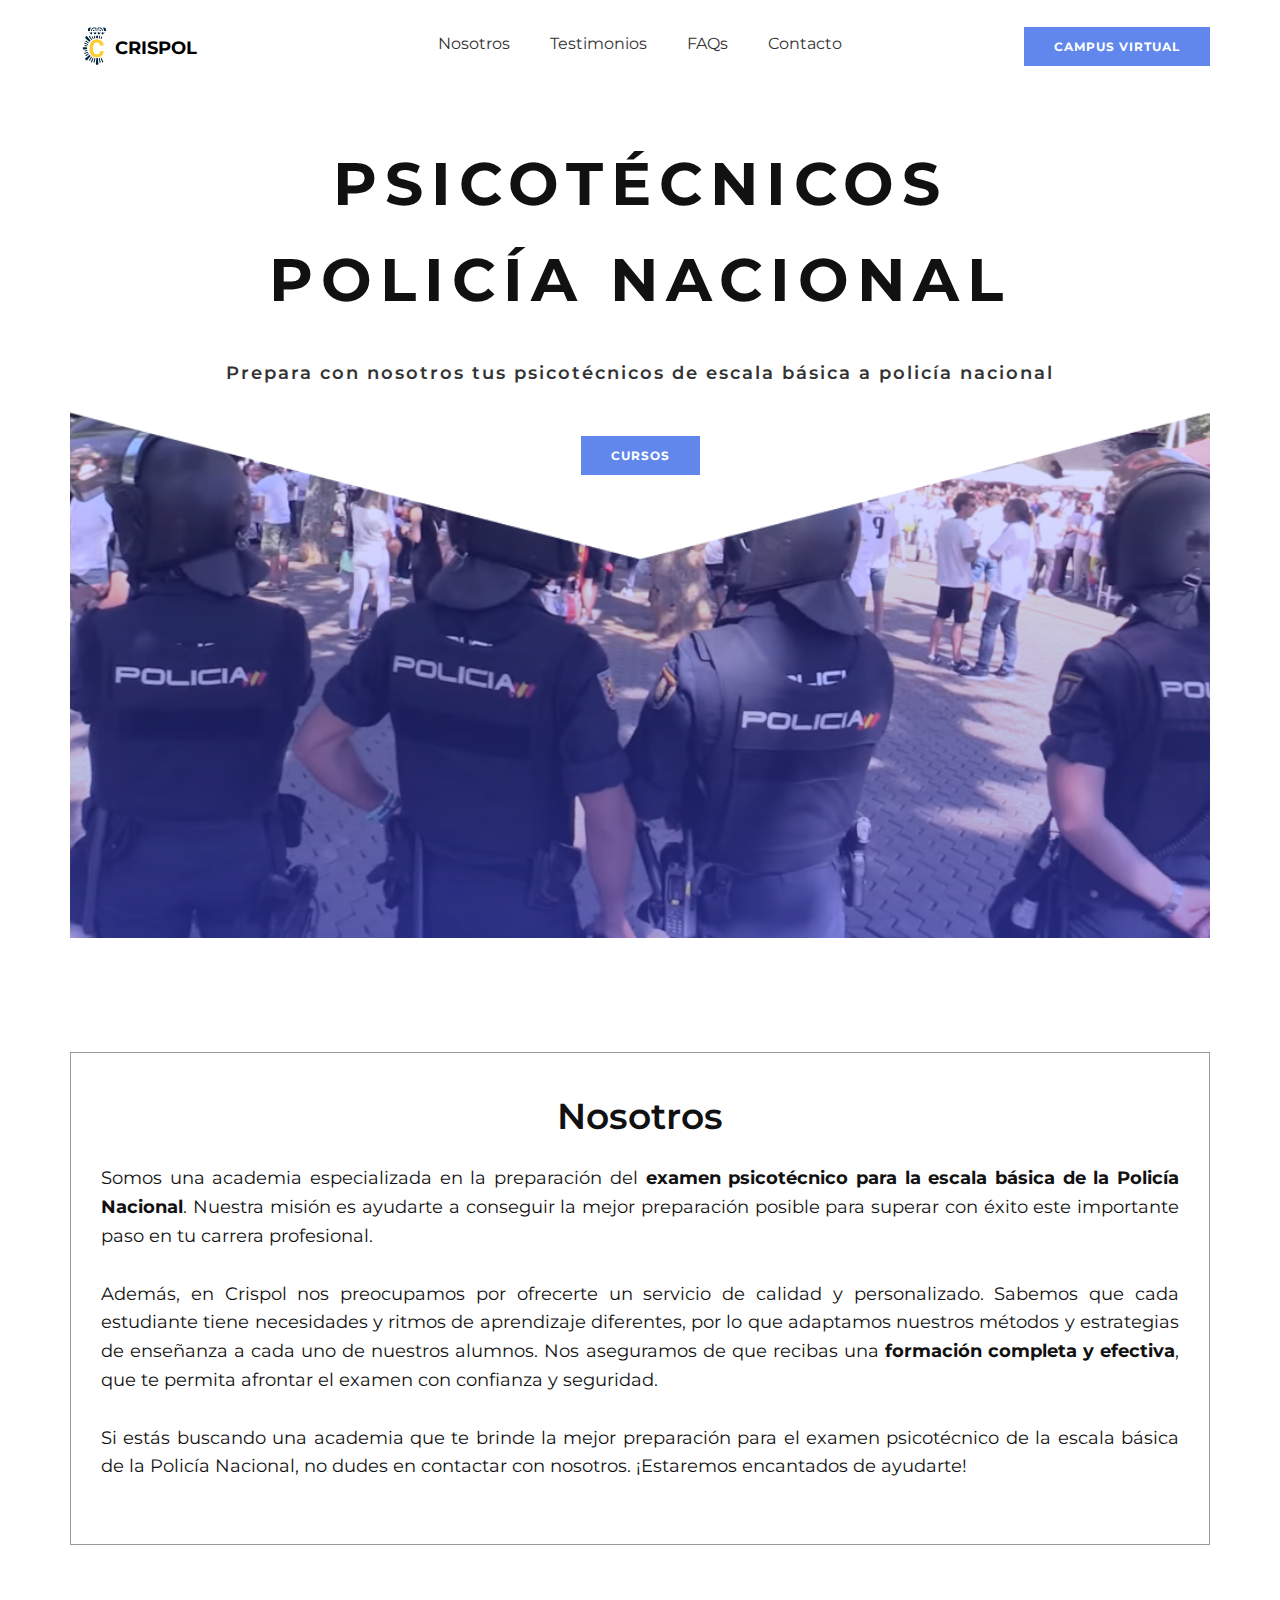
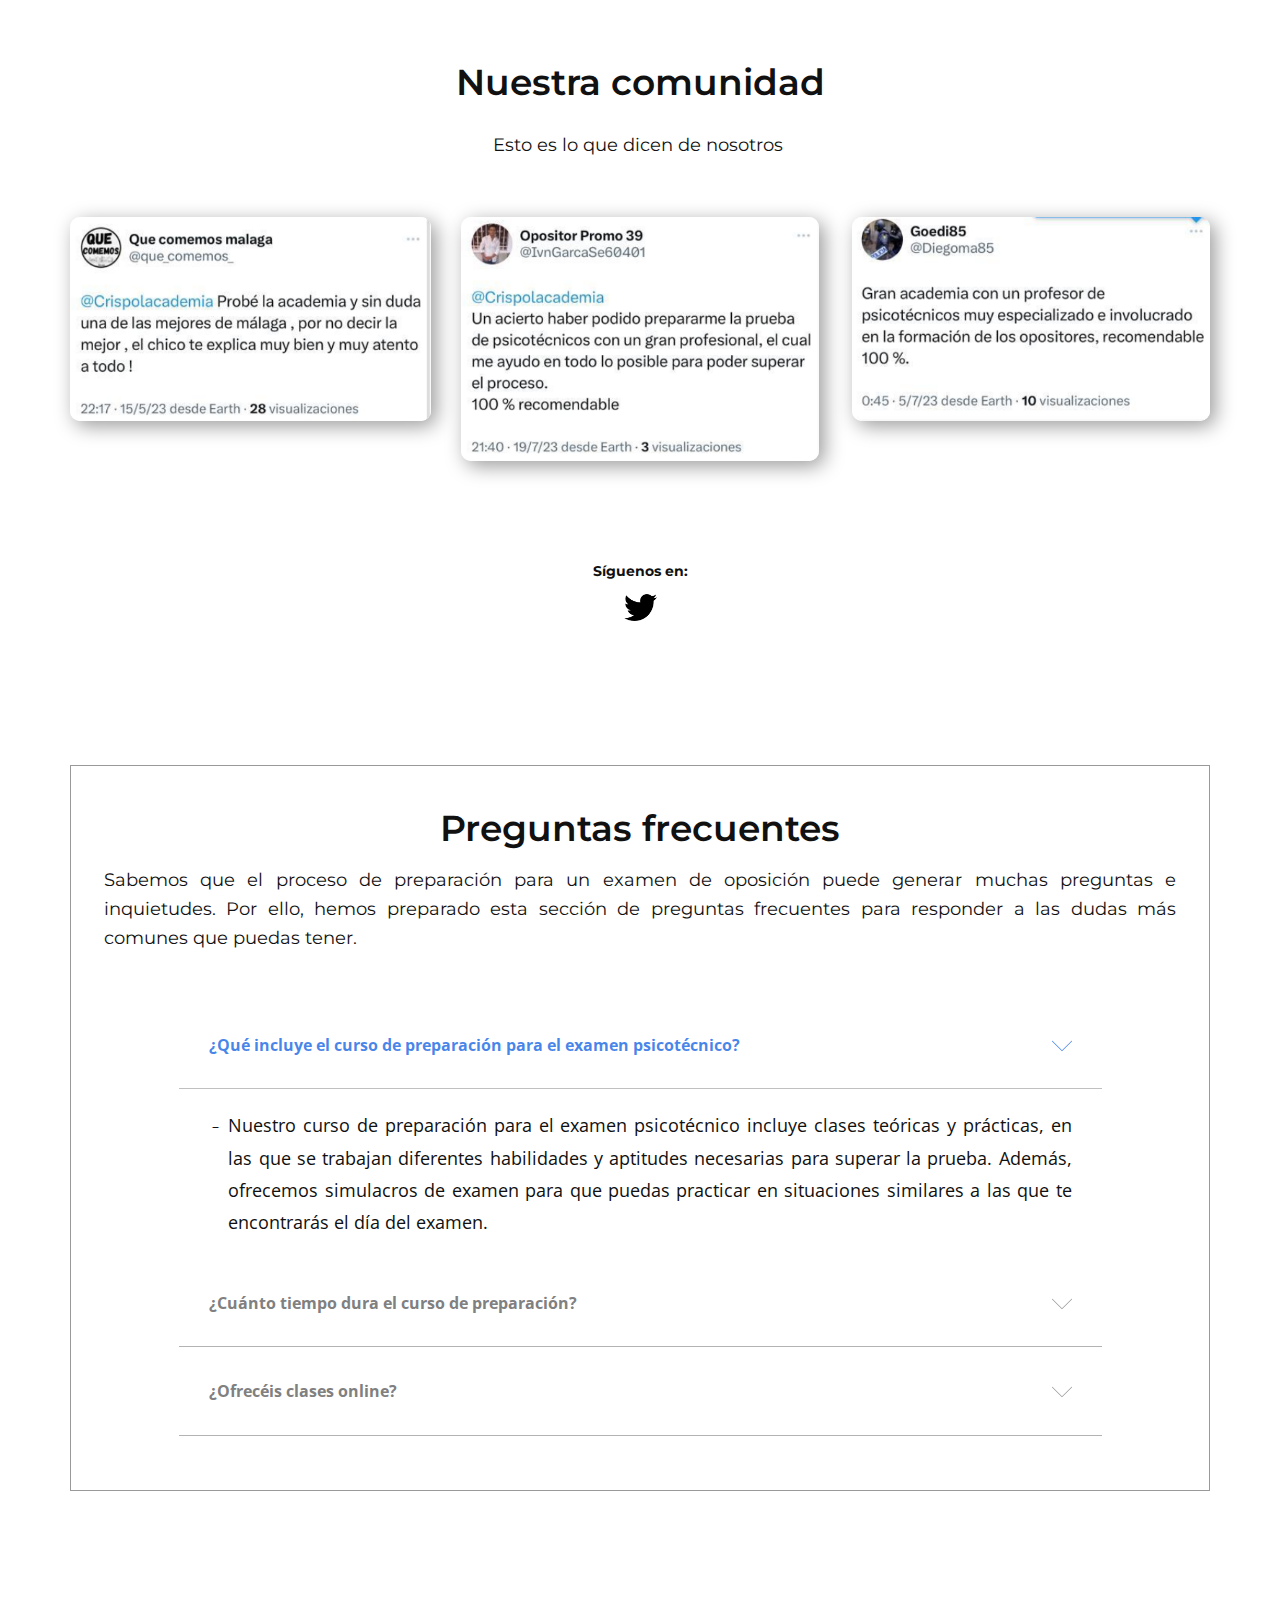
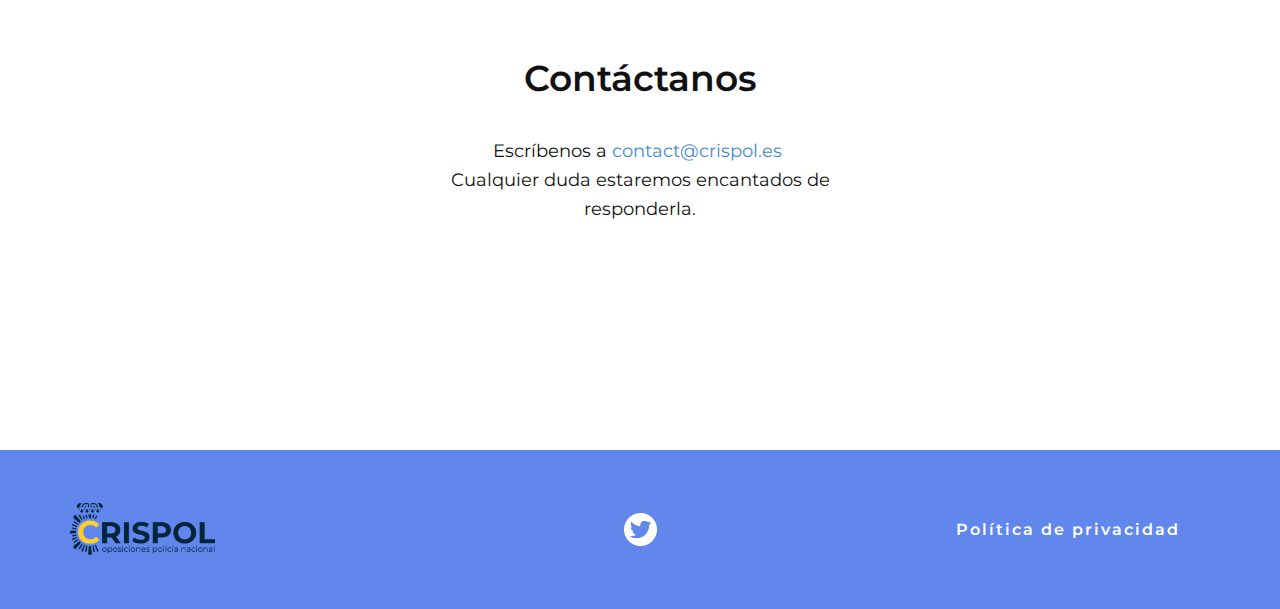
<file: index.html>
<!DOCTYPE html>
<html style="font-size: 16px;" lang="es"><head>
    <meta name="viewport" content="width=device-width, initial-scale=1.0">
    <meta charset="utf-8">
    <meta name="keywords" content="Oposiciones, policía nacional, psicotécnicos">
    <meta name="description" content="Especializados en el exámen de psicotécnicos">
    <title>Academia de oposiciones a policía nacional</title>
    <link rel="stylesheet" href="nicepage.css" media="screen">
<link rel="stylesheet" href="Home.css" media="screen">
    <script class="u-script" type="text/javascript" src="jquery.js" defer=""></script>
    <script class="u-script" type="text/javascript" src="nicepage.js" defer=""></script>
    <meta name="generator" content="Nicepage 5.9.6, nicepage.com">
    <meta property="og:title" content="Oposiciones policía nacional">
    <meta property="og:description" content="Prepara tus psicoténicos a policía nacional">
    <meta property="og:image" content="images/text16098-27-2.png">
    <meta property="og:url" content="crispol.es">
    <link rel="icon" href="images/favicon.png">
    <link id="u-theme-google-font" rel="stylesheet" href="https://fonts.googleapis.com/css?family=Roboto:100,100i,300,300i,400,400i,500,500i,700,700i,900,900i|Open+Sans:300,300i,400,400i,500,500i,600,600i,700,700i,800,800i">
    <link id="u-page-google-font" rel="stylesheet" href="https://fonts.googleapis.com/css?family=Montserrat:100,100i,200,200i,300,300i,400,400i,500,500i,600,600i,700,700i,800,800i,900,900i">






    <script type="application/ld+json">{
		"@context": "http://schema.org",
		"@type": "Organization",
		"name": "Crispol",
		"logo": "images/favHD.png"
}</script>
    <meta name="theme-color" content="#478ac9">
    <meta property="og:type" content="website">
  <meta data-intl-tel-input-cdn-path="intlTelInput/"></head>
  <body data-home-page="Home.html" data-home-page-title="Home" class="u-body u-xl-mode" data-lang="es"><header class="u-clearfix u-header u-header" id="sec-d82e"><div class="u-clearfix u-sheet u-sheet-1">
        <a href="Home.html" class="u-image u-logo u-image-1" data-image-width="800" data-image-height="826" title="Home">
          <img src="images/favHD.png" class="u-logo-image u-logo-image-1">
        </a>
        <nav class="u-menu u-menu-one-level u-offcanvas u-menu-1">
          <div class="menu-collapse u-custom-font u-font-montserrat" style="font-size: 1rem; letter-spacing: 0px; font-weight: 700;">
            <a class="u-button-style u-custom-active-border-color u-custom-border u-custom-border-color u-custom-borders u-custom-hover-border-color u-custom-left-right-menu-spacing u-custom-padding-bottom u-custom-text-active-color u-custom-text-color u-custom-text-hover-color u-custom-text-shadow u-custom-top-bottom-menu-spacing u-nav-link u-text-active-palette-1-base u-text-hover-palette-2-base" href="#">
              <svg class="u-svg-link" viewBox="0 0 24 24"><use xmlns:xlink="http://www.w3.org/1999/xlink" xlink:href="#menu-hamburger"></use></svg>
              <svg class="u-svg-content" version="1.1" id="menu-hamburger" viewBox="0 0 16 16" x="0px" y="0px" xmlns:xlink="http://www.w3.org/1999/xlink" xmlns="http://www.w3.org/2000/svg"><g><rect y="1" width="16" height="2"></rect><rect y="7" width="16" height="2"></rect><rect y="13" width="16" height="2"></rect>
</g></svg>
            </a>
          </div>
          <div class="u-custom-menu u-nav-container">
            <ul class="u-custom-font u-font-montserrat u-nav u-spacing-20 u-unstyled u-nav-1"><li class="u-nav-item"><a class="u-border-active-palette-1-base u-border-hover-palette-1-base u-button-style u-nav-link u-text-active-grey-80 u-text-grey-80 u-text-hover-custom-color-1" href="Home.html#nosotros" style="padding: 10px;">Nosotros</a>
</li><li class="u-nav-item"><a class="u-border-active-palette-1-base u-border-hover-palette-1-base u-button-style u-nav-link u-text-active-grey-80 u-text-grey-80 u-text-hover-custom-color-1" href="Home.html#sec-def8" style="padding: 10px;">Testimonios</a>
</li><li class="u-nav-item"><a class="u-border-active-palette-1-base u-border-hover-palette-1-base u-button-style u-nav-link u-text-active-grey-80 u-text-grey-80 u-text-hover-custom-color-1" href="Home.html#sec-085f" style="padding: 10px;">FAQs</a>
</li><li class="u-nav-item"><a class="u-border-active-palette-1-base u-border-hover-palette-1-base u-button-style u-nav-link u-text-active-grey-80 u-text-grey-80 u-text-hover-custom-color-1" href="Home.html#sec-92ee" style="padding: 10px;">Contacto</a>
</li></ul>
          </div>
          <div class="u-custom-menu u-nav-container-collapse">
            <div class="u-black u-container-style u-inner-container-layout u-opacity u-opacity-95 u-sidenav">
              <div class="u-inner-container-layout u-sidenav-overflow">
                <div class="u-menu-close"></div>
                <ul class="u-align-center u-nav u-popupmenu-items u-unstyled u-nav-2"><li class="u-nav-item"><a class="u-button-style u-nav-link" href="Home.html#nosotros">Nosotros</a>
</li><li class="u-nav-item"><a class="u-button-style u-nav-link" href="Home.html#sec-def8">Testimonios</a>
</li><li class="u-nav-item"><a class="u-button-style u-nav-link" href="Home.html#sec-085f">FAQs</a>
</li><li class="u-nav-item"><a class="u-button-style u-nav-link" href="Home.html#sec-92ee">Contacto</a>
</li></ul>
                <a href="https://campuscrispol.es/" class="u-btn u-button-style u-custom-color-1 u-custom-font u-font-montserrat u-hover-feature u-hover-white u-btn-1">acceso al campus</a>
              </div>
            </div>
            <div class="u-black u-menu-overlay u-opacity u-opacity-70"></div>
          </div>
        </nav>
        <p class="u-custom-font u-font-montserrat u-text u-text-default u-text-1">
          <a class="u-active-none u-border-none u-btn u-button-link u-button-style u-hover-none u-none u-text-black u-btn-2" href="Home.html">
            <span style="font-weight: 700;">CRISPOL</span>
          </a>
        </p>
        <a href="https://campuscrispol.es/" class="u-btn u-button-style u-custom-color-2 u-custom-font u-font-montserrat u-hidden-md u-hidden-sm u-hidden-xs u-hover-feature u-hover-white u-btn-3">campus virtual</a>
      </div></header>
    <section class="u-clearfix u-section-1" id="sec-4063">
      <div class="u-clearfix u-sheet u-sheet-1" data-image-width="1000" data-image-height="327">
        <p class="u-align-center u-custom-font u-font-montserrat u-text u-text-1"><b>PSICOTÉCNICOS POLICÍA NACIONAL</b>
        </p>
        <p class="u-align-center-md u-align-center-sm u-align-center-xs u-custom-font u-font-montserrat u-text u-text-default u-text-grey-80 u-text-2">Prepara con nosotros tus psicotécnicos de escala básica a policía nacional</p>
        <img class="u-expanded-width u-image u-image-1" src="images/image12.png" data-image-width="1000" data-image-height="457">
        <a href="Home.html#sec-3ff9" class="u-btn u-button-style u-custom-color-2 u-custom-font u-font-montserrat u-hover-feature u-hover-white u-btn-1">cursos</a>
      </div>

    </section>
    <section class="u-clearfix u-white u-section-2" id="nosotros">
      <div class="u-clearfix u-sheet u-sheet-1">
        <div class="u-border-1 u-border-grey-40 u-container-style u-expanded-width u-group u-shape-rectangle u-group-1">
          <div class="u-container-layout u-container-layout-1">
            <h2 class="u-custom-font u-font-montserrat u-text u-text-default u-text-1">Nosotros</h2>
            <p class="u-align-justify u-custom-font u-font-montserrat u-text u-text-2">Somos una academia especializada en la preparación del <span style="font-weight: 700;">examen psicotécnico para la escala básica de la Policía Nacional</span>. Nuestra misión es ayudarte a conseguir la mejor preparación posible para superar con éxito este importante paso en tu carrera profesional.<br>
              <br>Además, en Crispol nos preocupamos por ofrecerte un servicio de calidad y personalizado. Sabemos que cada estudiante tiene necesidades y ritmos de aprendizaje diferentes, por lo que adaptamos nuestros métodos y estrategias de enseñanza a cada uno de nuestros alumnos. Nos aseguramos de que recibas una <span style="font-weight: 700;">formación completa y efectiva</span>, que te permita afrontar el examen con confianza y seguridad.&nbsp;<br>
              <br>Si estás buscando una academia que te brinde la mejor preparación para el examen psicotécnico de la escala básica de la Policía Nacional, no dudes en contactar con nosotros. ¡Estaremos encantados de ayudarte!
            </p>
          </div>
        </div>
      </div>
    </section>
    <section class="u-clearfix u-section-3" id="sec-def8">
      <div class="u-clearfix u-sheet u-valign-middle-xs u-sheet-1">
        <h2 class="u-custom-font u-font-montserrat u-text u-text-default u-text-1">Nuestra comunidad</h2>
        <p class="u-custom-font u-font-montserrat u-text u-text-default u-text-2">Esto es lo que dicen de nosotros&nbsp;</p>
        <img class="u-image u-image-round u-radius-10 u-image-1" src="images/resea1.png" alt="" data-image-width="500" data-image-height="282">
        <img class="u-image u-image-round u-radius-10 u-image-2" src="images/resea2.png" alt="" data-image-width="497" data-image-height="342">
        <img class="u-image u-image-round u-radius-10 u-image-3" src="images/resea3.png" alt="" data-image-width="500" data-image-height="284">
        <p class="u-custom-font u-font-montserrat u-text u-text-default u-text-3">Síguenos en: <span style="font-weight: 700;"></span>
        </p><span class="u-file-icon u-hover-feature u-icon u-icon-1" data-href="https://twitter.com/Crispolacademia"><img src="images/733635.png" alt=""></span>
      </div>

    </section>
    <section class="u-clearfix u-section-4" id="sec-085f">
      <div class="u-clearfix u-sheet u-valign-middle-lg u-valign-middle-md u-valign-middle-sm u-valign-middle-xl u-sheet-1">
        <div class="u-border-1 u-border-grey-40 u-container-style u-expanded-width u-group u-shape-rectangle u-group-1">
          <div class="u-container-layout u-container-layout-1">
            <h2 class="u-align-center-xs u-custom-font u-font-montserrat u-text u-text-default-lg u-text-default-md u-text-default-sm u-text-default-xl u-text-1">Preguntas frecuentes</h2>
            <p class="u-align-justify u-custom-font u-font-montserrat u-text u-text-2"> Sabemos que el proceso de preparación para un examen de oposición puede generar muchas preguntas e inquietudes. Por ello, hemos preparado esta sección de preguntas frecuentes para responder a las dudas más comunes que puedas tener.</p>
            <div class="u-accordion u-spacing-2 u-accordion-1">
              <div class="u-accordion-item">
                <a class="active u-accordion-link u-border-1 u-border-active-grey-25 u-border-grey-30 u-border-hover-grey-30 u-border-no-left u-border-no-right u-border-no-top u-button-style u-text-active-custom-color-1 u-text-grey-50 u-text-hover-black u-accordion-link-1" id="link-accordion-7c0e" aria-controls="accordion-7c0e" aria-selected="true">
                  <span class="u-accordion-link-text"> ¿Qué incluye el curso de preparación para el examen psicotécnico?</span><span class="u-accordion-link-icon u-icon u-text-active-custom-color-1 u-text-grey-40 u-icon-1"><svg class="u-svg-link" preserveAspectRatio="xMidYMin slice" viewBox="0 0 512 512" style=""><use xmlns:xlink="http://www.w3.org/1999/xlink" xlink:href="#svg-efea"></use></svg><svg xmlns="http://www.w3.org/2000/svg" xmlns:xlink="http://www.w3.org/1999/xlink" version="1.1" xml:space="preserve" class="u-svg-content" viewBox="0 0 512 512" x="0px" y="0px" id="svg-efea" style="enable-background:new 0 0 512 512;"><g><g><path d="M509.121,125.966c-3.838-3.838-10.055-3.838-13.893,0L256.005,365.194L16.771,125.966c-3.838-3.838-10.055-3.838-13.893,0    c-3.838,3.838-3.838,10.055,0,13.893l246.18,246.175c1.842,1.842,4.337,2.878,6.947,2.878c2.61,0,5.104-1.036,6.946-2.878    l246.17-246.175C512.959,136.021,512.959,129.804,509.121,125.966z"></path>
</g>
</g></svg></span>
                </a>
                <div class="u-accordion-active u-accordion-pane u-align-justify u-container-style u-accordion-pane-1" id="accordion-7c0e" aria-labelledby="link-accordion-7c0e">
                  <div class="u-container-layout u-valign-top u-container-layout-2">
                    <ul class="u-custom-list u-text u-text-3">
                      <li>
                        <div class="u-list-icon">
                          <div xmlns="http://www.w3.org/2000/svg" xmlns:xlink="http://www.w3.org/1999/xlink" version="1.1" xml:space="preserve" class="u-svg-content">–</div>
                        </div>Nuestro curso de preparación para el examen psicotécnico incluye clases teóricas y prácticas, en las que se trabajan diferentes habilidades y aptitudes necesarias para superar la prueba. Además, ofrecemos simulacros de examen para que puedas practicar en situaciones similares a las que te encontrarás el día del examen.<br>
                      </li>
                    </ul>
                  </div>
                </div>
              </div>
              <div class="u-accordion-item">
                <a class="u-accordion-link u-border-1 u-border-active-grey-25 u-border-grey-30 u-border-hover-grey-30 u-border-no-left u-border-no-right u-border-no-top u-button-style u-text-active-custom-color-1 u-text-grey-50 u-text-hover-black u-accordion-link-2" id="link-accordion-05cb" aria-controls="accordion-05cb" aria-selected="false">
                  <span class="u-accordion-link-text"> ¿Cuánto tiempo dura el curso de preparación?<br>
                  </span><span class="u-accordion-link-icon u-icon u-text-active-custom-color-1 u-text-grey-40 u-icon-2"><svg class="u-svg-link" preserveAspectRatio="xMidYMin slice" viewBox="0 0 512 512" style=""><use xmlns:xlink="http://www.w3.org/1999/xlink" xlink:href="#svg-6ce4"></use></svg><svg xmlns="http://www.w3.org/2000/svg" xmlns:xlink="http://www.w3.org/1999/xlink" version="1.1" xml:space="preserve" class="u-svg-content" viewBox="0 0 512 512" x="0px" y="0px" id="svg-6ce4" style="enable-background:new 0 0 512 512;"><g><g><path d="M509.121,125.966c-3.838-3.838-10.055-3.838-13.893,0L256.005,365.194L16.771,125.966c-3.838-3.838-10.055-3.838-13.893,0    c-3.838,3.838-3.838,10.055,0,13.893l246.18,246.175c1.842,1.842,4.337,2.878,6.947,2.878c2.61,0,5.104-1.036,6.946-2.878    l246.17-246.175C512.959,136.021,512.959,129.804,509.121,125.966z"></path>
</g>
</g></svg></span>
                </a>
                <div class="u-accordion-pane u-align-justify u-container-style u-accordion-pane-2" id="accordion-05cb" aria-labelledby="link-accordion-05cb">
                  <div class="u-container-layout u-container-layout-3">
                    <ul class="u-custom-list u-text u-text-4">
                      <li>
                        <div class="u-list-icon">
                          <div xmlns="http://www.w3.org/2000/svg" xmlns:xlink="http://www.w3.org/1999/xlink" version="1.1" xml:space="preserve" class="u-svg-content">–</div>
                        </div> El tiempo de duración del curso de preparación puede variar en función del ritmo y las necesidades de cada alumno. En Crispol, nos adaptamos a cada estudiante y trabajamos con un plan de estudios personalizado para asegurarnos de que reciba la formación necesaria para afrontar el examen con éxito.
                      </li>
                    </ul>
                  </div>
                </div>
              </div>
              <div class="u-accordion-item">
                <a class="u-accordion-link u-border-1 u-border-active-grey-25 u-border-grey-30 u-border-hover-grey-30 u-border-no-left u-border-no-right u-border-no-top u-button-style u-text-active-custom-color-1 u-text-grey-50 u-text-hover-black u-accordion-link-3" id="link-accordion-a6bb" aria-controls="accordion-a6bb" aria-selected="false">
                  <span class="u-accordion-link-text"> ¿Ofrecéis clases online?</span><span class="u-accordion-link-icon u-icon u-text-active-custom-color-1 u-text-grey-40 u-icon-3"><svg class="u-svg-link" preserveAspectRatio="xMidYMin slice" viewBox="0 0 512 512" style=""><use xmlns:xlink="http://www.w3.org/1999/xlink" xlink:href="#svg-4429"></use></svg><svg xmlns="http://www.w3.org/2000/svg" xmlns:xlink="http://www.w3.org/1999/xlink" version="1.1" xml:space="preserve" class="u-svg-content" viewBox="0 0 512 512" x="0px" y="0px" id="svg-4429" style="enable-background:new 0 0 512 512;"><g><g><path d="M509.121,125.966c-3.838-3.838-10.055-3.838-13.893,0L256.005,365.194L16.771,125.966c-3.838-3.838-10.055-3.838-13.893,0    c-3.838,3.838-3.838,10.055,0,13.893l246.18,246.175c1.842,1.842,4.337,2.878,6.947,2.878c2.61,0,5.104-1.036,6.946-2.878    l246.17-246.175C512.959,136.021,512.959,129.804,509.121,125.966z"></path>
</g>
</g></svg></span>
                </a>
                <div class="u-accordion-pane u-align-justify u-container-style u-accordion-pane-3" id="accordion-a6bb" aria-labelledby="link-accordion-a6bb">
                  <div class="u-container-layout u-container-layout-4">
                    <ul class="u-custom-list u-text u-text-5">
                      <li>
                        <div class="u-list-icon">
                          <div xmlns="http://www.w3.org/2000/svg" xmlns:xlink="http://www.w3.org/1999/xlink" version="1.1" xml:space="preserve" class="u-svg-content">–</div>
                        </div> Sí, ofrecemos clases online para aquellos estudiantes que prefieren la comodidad de estudiar desde casa. Nuestras clases online están diseñadas para ofrecer una experiencia de aprendizaje igual de efectiva que las clases presenciales. Además, también ofrecemos tutorías y soporte online para resolver dudas y ofrecer seguimiento personalizado.
                      </li>
                    </ul>
                  </div>
                </div>
              </div>
            </div>
          </div>
        </div>
      </div>
    </section>
    <section class="u-align-center u-clearfix u-section-5" id="sec-92ee">
      <div class="u-clearfix u-sheet u-sheet-1">
        <h2 class="u-align-left u-custom-font u-font-montserrat u-text u-text-default u-text-1">Contáctanos</h2>
        <p class="u-align-center u-custom-font u-font-montserrat u-text u-text-2">Escríbenos a&nbsp;<a href="https://email.ionos.es/appsuite/?tl=y#" role="button" class="halo-link person-link person-to u-active-none u-border-none u-btn u-button-style u-hover-none u-none u-text-palette-1-base u-btn-1" title="contact@crispol.es">contact@crispol.es</a>&nbsp;<br>Cualquier duda estaremos encantados de responderla.
        </p>
      </div>
    </section>


    <footer class="u-align-center u-clearfix u-custom-color-2 u-footer u-footer" id="sec-faa3"><div class="u-clearfix u-sheet u-sheet-1"><span class="u-file-icon u-hover-feature u-icon u-text-white u-icon-1" data-href="https://twitter.com/Crispolacademia"><img src="images/3669691-30ecee14.png" alt=""></span>
        <a href="Home.html" class="u-image u-logo u-image-1" data-image-width="900" data-image-height="323" title="Home">
          <img src="images/text16098-27-2.png?rand=4174" class="u-logo-image u-logo-image-1">
        </a>
        <p class="u-custom-font u-font-montserrat u-text u-text-default u-text-grey-80 u-text-1">
          <a class="u-active-none u-border-none u-btn u-button-link u-button-style u-hover-none u-none u-text-white u-btn-1" href="Política-de-privacidad.html">Política de privacidad</a>
        </p>
      </div></footer>
    

</body></html>
</file>
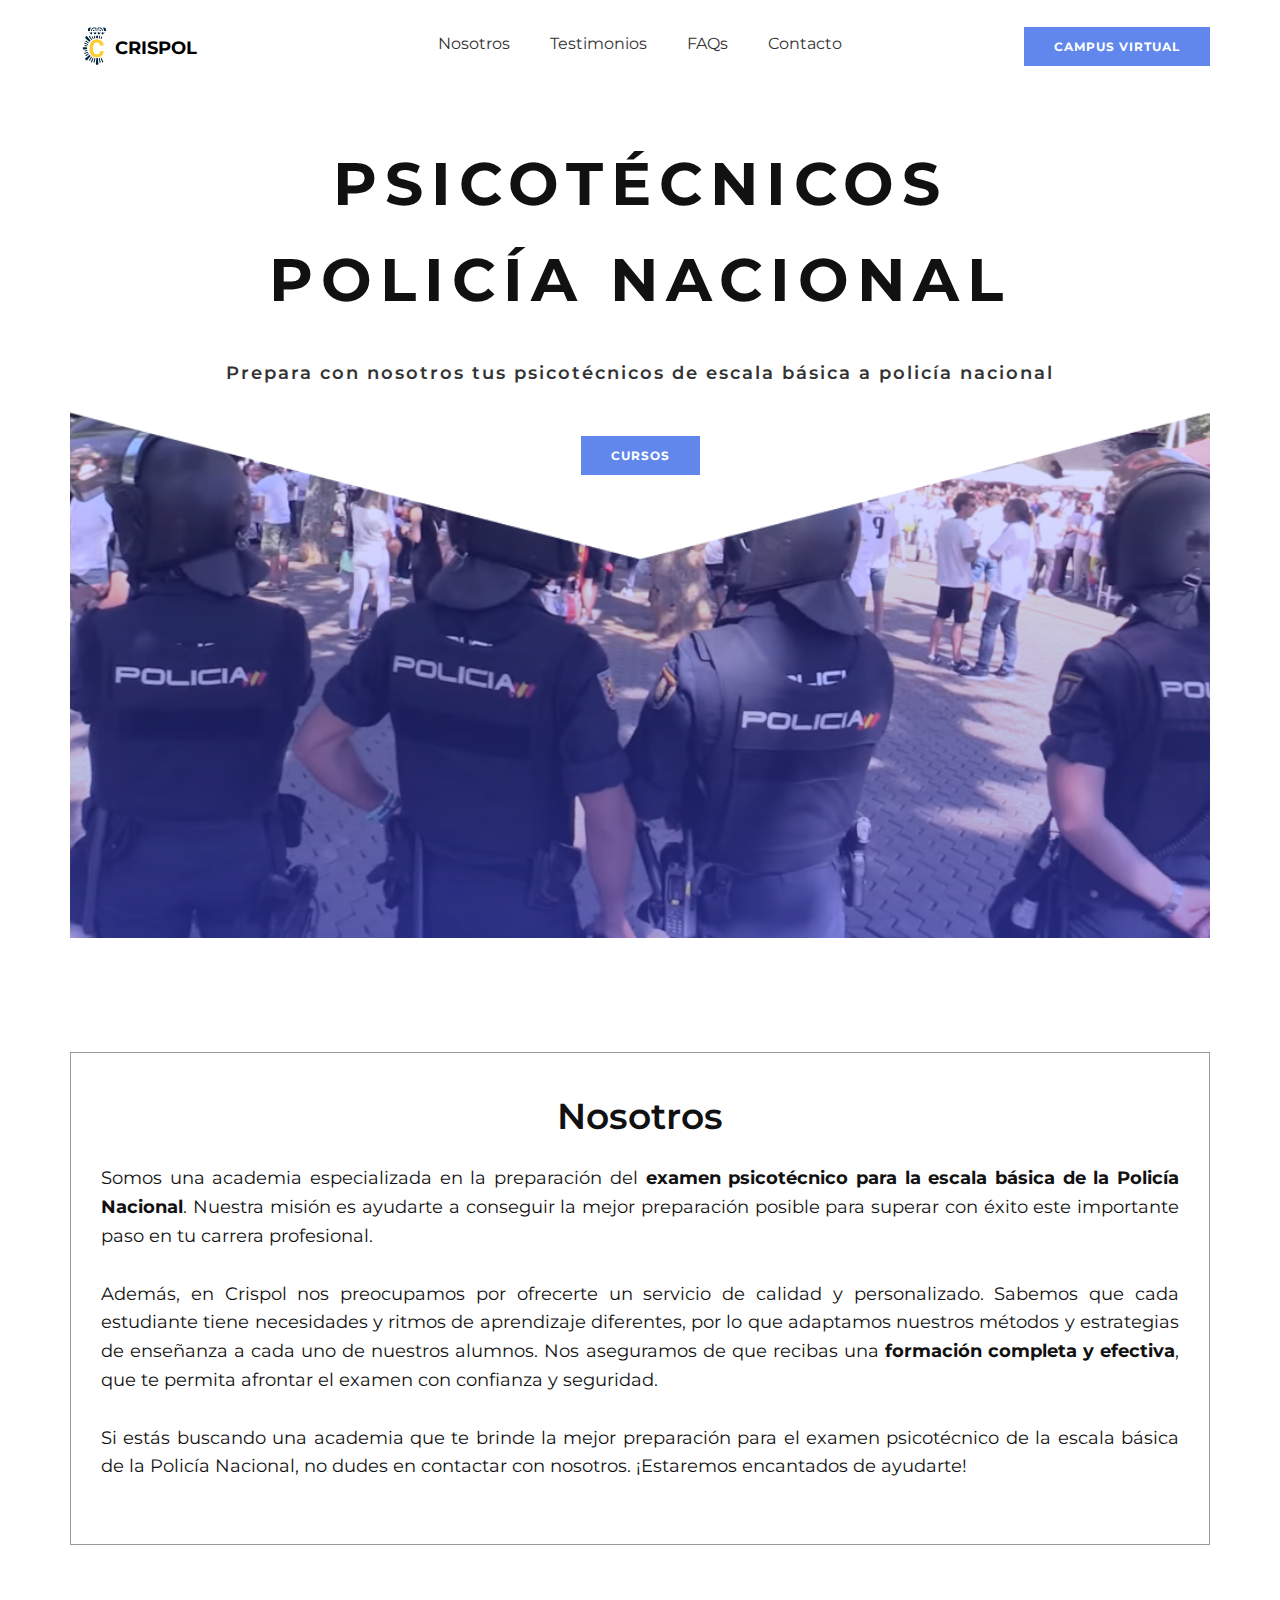
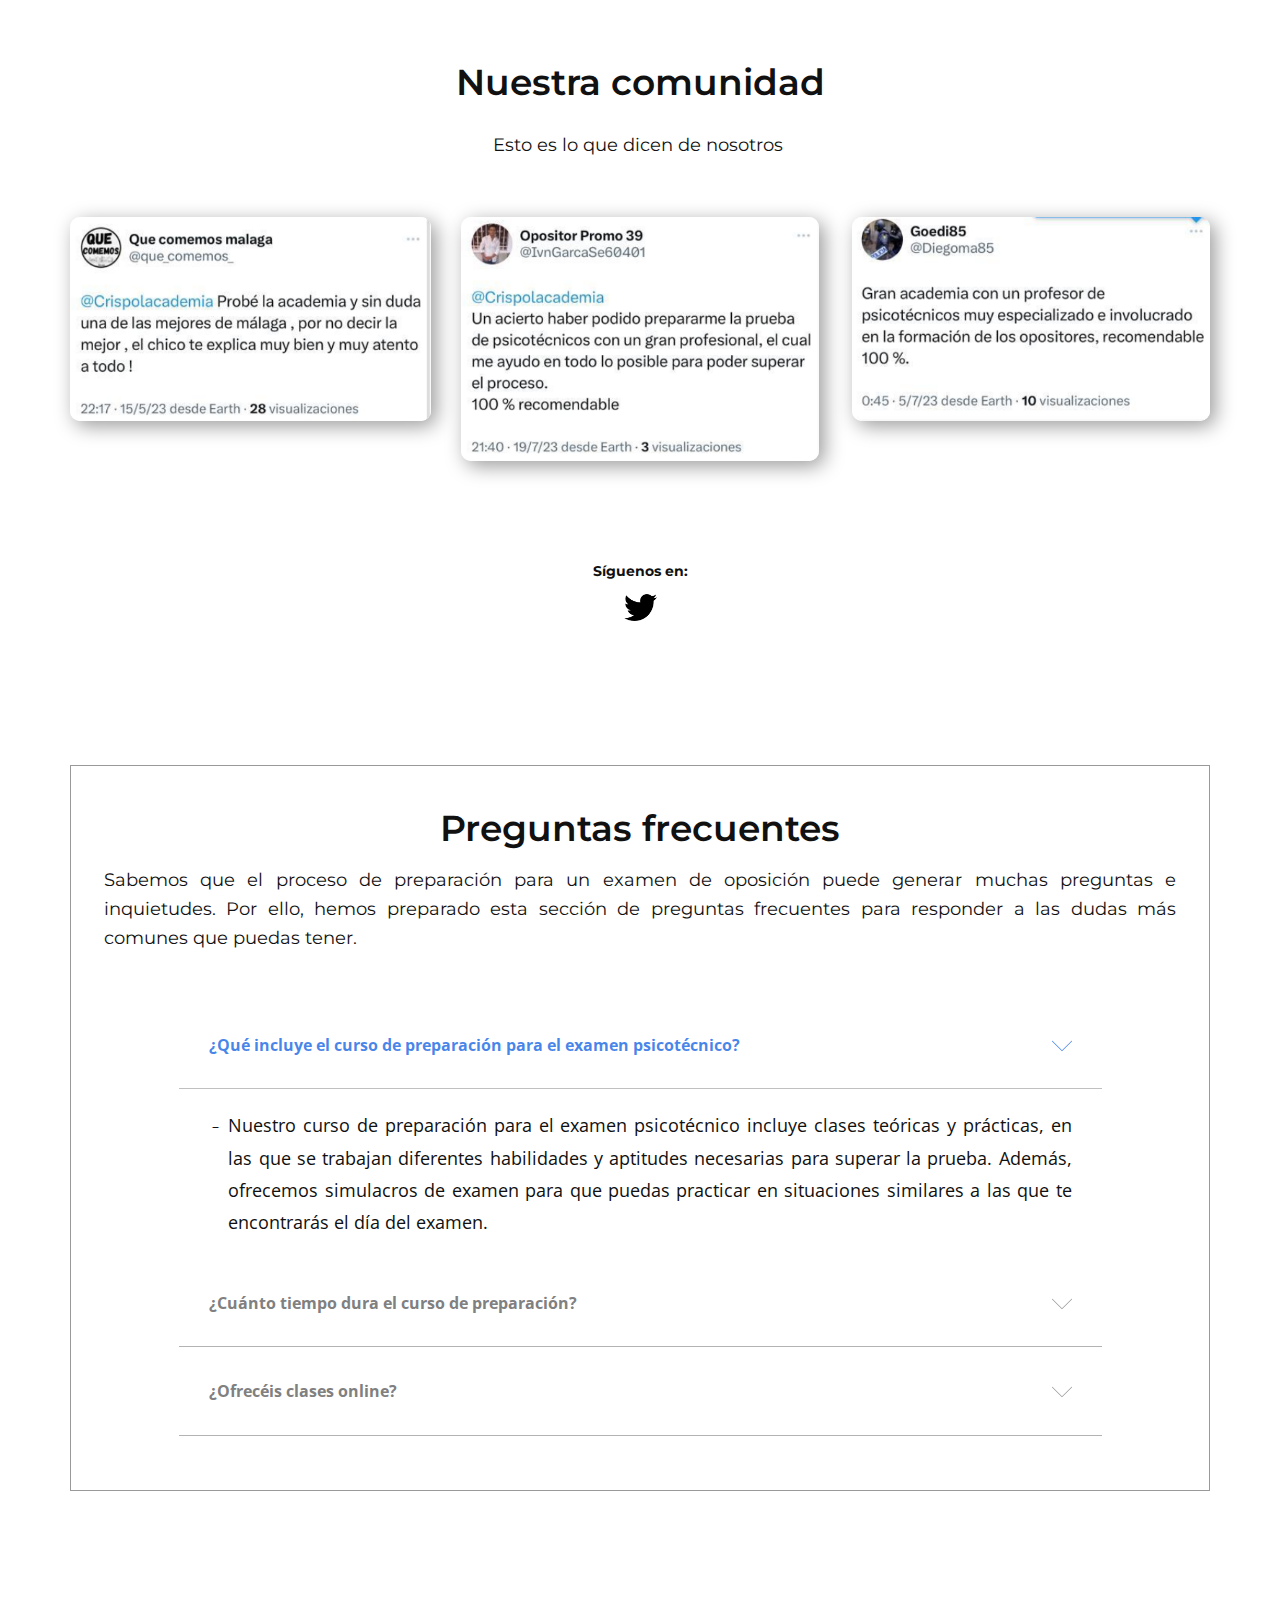
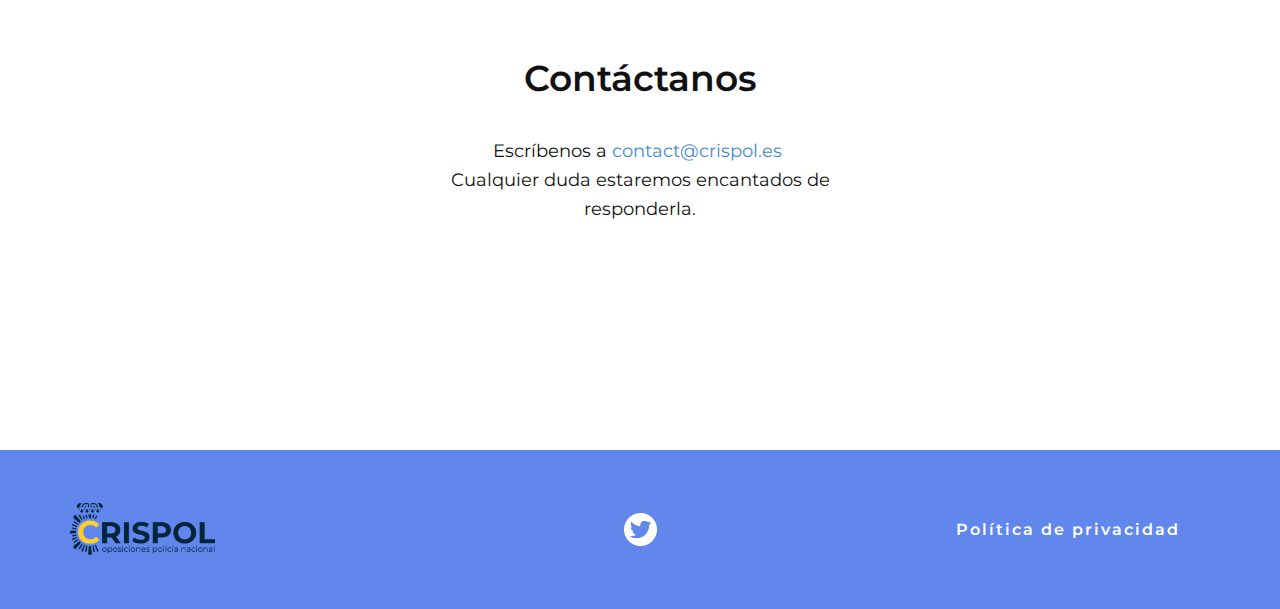
<file: Home.html>
<!DOCTYPE html>
<html style="font-size: 16px;" lang="es"><head>
    <meta name="viewport" content="width=device-width, initial-scale=1.0">
    <meta charset="utf-8">
    <meta name="keywords" content="Oposiciones, policía nacional, psicotécnicos">
    <meta name="description" content="Especializados en el exámen de psicotécnicos">
    <title>Academia de oposiciones a policía nacional</title>
    <link rel="stylesheet" href="nicepage.css" media="screen">
<link rel="stylesheet" href="Home.css" media="screen">
    <script class="u-script" type="text/javascript" src="jquery.js" defer=""></script>
    <script class="u-script" type="text/javascript" src="nicepage.js" defer=""></script>
    <meta name="generator" content="Nicepage 5.9.6, nicepage.com">
    <meta property="og:title" content="Oposiciones policía nacional">
    <meta property="og:description" content="Prepara tus psicoténicos a policía nacional">
    <meta property="og:image" content="images/text16098-27-2.png">
    <meta property="og:url" content="crispol.es">
    <link rel="icon" href="images/favicon.png">
    <link id="u-theme-google-font" rel="stylesheet" href="https://fonts.googleapis.com/css?family=Roboto:100,100i,300,300i,400,400i,500,500i,700,700i,900,900i|Open+Sans:300,300i,400,400i,500,500i,600,600i,700,700i,800,800i">
    <link id="u-page-google-font" rel="stylesheet" href="https://fonts.googleapis.com/css?family=Montserrat:100,100i,200,200i,300,300i,400,400i,500,500i,600,600i,700,700i,800,800i,900,900i">






    <script type="application/ld+json">{
		"@context": "http://schema.org",
		"@type": "Organization",
		"name": "Crispol",
		"logo": "images/favHD.png"
}</script>
    <meta name="theme-color" content="#478ac9">
    <meta property="og:type" content="website">
  <meta data-intl-tel-input-cdn-path="intlTelInput/"></head>
  <body class="u-body u-xl-mode" data-lang="es"><header class="u-clearfix u-header u-header" id="sec-d82e"><div class="u-clearfix u-sheet u-sheet-1">
        <a href="Home.html" class="u-image u-logo u-image-1" data-image-width="800" data-image-height="826" title="Home">
          <img src="images/favHD.png" class="u-logo-image u-logo-image-1">
        </a>
        <nav class="u-menu u-menu-one-level u-offcanvas u-menu-1">
          <div class="menu-collapse u-custom-font u-font-montserrat" style="font-size: 1rem; letter-spacing: 0px; font-weight: 700;">
            <a class="u-button-style u-custom-active-border-color u-custom-border u-custom-border-color u-custom-borders u-custom-hover-border-color u-custom-left-right-menu-spacing u-custom-padding-bottom u-custom-text-active-color u-custom-text-color u-custom-text-hover-color u-custom-text-shadow u-custom-top-bottom-menu-spacing u-nav-link u-text-active-palette-1-base u-text-hover-palette-2-base" href="#">
              <svg class="u-svg-link" viewBox="0 0 24 24"><use xmlns:xlink="http://www.w3.org/1999/xlink" xlink:href="#menu-hamburger"></use></svg>
              <svg class="u-svg-content" version="1.1" id="menu-hamburger" viewBox="0 0 16 16" x="0px" y="0px" xmlns:xlink="http://www.w3.org/1999/xlink" xmlns="http://www.w3.org/2000/svg"><g><rect y="1" width="16" height="2"></rect><rect y="7" width="16" height="2"></rect><rect y="13" width="16" height="2"></rect>
</g></svg>
            </a>
          </div>
          <div class="u-custom-menu u-nav-container">
            <ul class="u-custom-font u-font-montserrat u-nav u-spacing-20 u-unstyled u-nav-1"><li class="u-nav-item"><a class="u-border-active-palette-1-base u-border-hover-palette-1-base u-button-style u-nav-link u-text-active-grey-80 u-text-grey-80 u-text-hover-custom-color-1" href="Home.html#nosotros" style="padding: 10px;">Nosotros</a>
</li><li class="u-nav-item"><a class="u-border-active-palette-1-base u-border-hover-palette-1-base u-button-style u-nav-link u-text-active-grey-80 u-text-grey-80 u-text-hover-custom-color-1" href="Home.html#sec-def8" style="padding: 10px;">Testimonios</a>
</li><li class="u-nav-item"><a class="u-border-active-palette-1-base u-border-hover-palette-1-base u-button-style u-nav-link u-text-active-grey-80 u-text-grey-80 u-text-hover-custom-color-1" href="Home.html#sec-085f" style="padding: 10px;">FAQs</a>
</li><li class="u-nav-item"><a class="u-border-active-palette-1-base u-border-hover-palette-1-base u-button-style u-nav-link u-text-active-grey-80 u-text-grey-80 u-text-hover-custom-color-1" href="Home.html#sec-92ee" style="padding: 10px;">Contacto</a>
</li></ul>
          </div>
          <div class="u-custom-menu u-nav-container-collapse">
            <div class="u-black u-container-style u-inner-container-layout u-opacity u-opacity-95 u-sidenav">
              <div class="u-inner-container-layout u-sidenav-overflow">
                <div class="u-menu-close"></div>
                <ul class="u-align-center u-nav u-popupmenu-items u-unstyled u-nav-2"><li class="u-nav-item"><a class="u-button-style u-nav-link" href="Home.html#nosotros">Nosotros</a>
</li><li class="u-nav-item"><a class="u-button-style u-nav-link" href="Home.html#sec-def8">Testimonios</a>
</li><li class="u-nav-item"><a class="u-button-style u-nav-link" href="Home.html#sec-085f">FAQs</a>
</li><li class="u-nav-item"><a class="u-button-style u-nav-link" href="Home.html#sec-92ee">Contacto</a>
</li></ul>
                <a href="https://campuscrispol.es/" class="u-btn u-button-style u-custom-color-1 u-custom-font u-font-montserrat u-hover-feature u-hover-white u-btn-1">acceso al campus</a>
              </div>
            </div>
            <div class="u-black u-menu-overlay u-opacity u-opacity-70"></div>
          </div>
        </nav>
        <p class="u-custom-font u-font-montserrat u-text u-text-default u-text-1">
          <a class="u-active-none u-border-none u-btn u-button-link u-button-style u-hover-none u-none u-text-black u-btn-2" href="Home.html">
            <span style="font-weight: 700;">CRISPOL</span>
          </a>
        </p>
        <a href="https://campuscrispol.es/" class="u-btn u-button-style u-custom-color-2 u-custom-font u-font-montserrat u-hidden-md u-hidden-sm u-hidden-xs u-hover-feature u-hover-white u-btn-3">campus virtual</a>
      </div></header>
    <section class="u-clearfix u-section-1" id="sec-4063">
      <div class="u-clearfix u-sheet u-sheet-1" data-image-width="1000" data-image-height="327">
        <p class="u-align-center u-custom-font u-font-montserrat u-text u-text-1"><b>PSICOTÉCNICOS POLICÍA NACIONAL</b>
        </p>
        <p class="u-align-center-md u-align-center-sm u-align-center-xs u-custom-font u-font-montserrat u-text u-text-default u-text-grey-80 u-text-2">Prepara con nosotros tus psicotécnicos de escala básica a policía nacional</p>
        <img class="u-expanded-width u-image u-image-1" src="images/image12.png" data-image-width="1000" data-image-height="457">
        <a href="Home.html#sec-3ff9" class="u-btn u-button-style u-custom-color-2 u-custom-font u-font-montserrat u-hover-feature u-hover-white u-btn-1">cursos</a>
      </div>

    </section>
    <section class="u-clearfix u-white u-section-2" id="nosotros">
      <div class="u-clearfix u-sheet u-sheet-1">
        <div class="u-border-1 u-border-grey-40 u-container-style u-expanded-width u-group u-shape-rectangle u-group-1">
          <div class="u-container-layout u-container-layout-1">
            <h2 class="u-custom-font u-font-montserrat u-text u-text-default u-text-1">Nosotros</h2>
            <p class="u-align-justify u-custom-font u-font-montserrat u-text u-text-2">Somos una academia especializada en la preparación del <span style="font-weight: 700;">examen psicotécnico para la escala básica de la Policía Nacional</span>. Nuestra misión es ayudarte a conseguir la mejor preparación posible para superar con éxito este importante paso en tu carrera profesional.<br>
              <br>Además, en Crispol nos preocupamos por ofrecerte un servicio de calidad y personalizado. Sabemos que cada estudiante tiene necesidades y ritmos de aprendizaje diferentes, por lo que adaptamos nuestros métodos y estrategias de enseñanza a cada uno de nuestros alumnos. Nos aseguramos de que recibas una <span style="font-weight: 700;">formación completa y efectiva</span>, que te permita afrontar el examen con confianza y seguridad.&nbsp;<br>
              <br>Si estás buscando una academia que te brinde la mejor preparación para el examen psicotécnico de la escala básica de la Policía Nacional, no dudes en contactar con nosotros. ¡Estaremos encantados de ayudarte!
            </p>
          </div>
        </div>
      </div>
    </section>
    <section class="u-clearfix u-section-3" id="sec-def8">
      <div class="u-clearfix u-sheet u-valign-middle-xs u-sheet-1">
        <h2 class="u-custom-font u-font-montserrat u-text u-text-default u-text-1">Nuestra comunidad</h2>
        <p class="u-custom-font u-font-montserrat u-text u-text-default u-text-2">Esto es lo que dicen de nosotros&nbsp;</p>
        <img class="u-image u-image-round u-radius-10 u-image-1" src="images/resea1.png" alt="" data-image-width="500" data-image-height="282">
        <img class="u-image u-image-round u-radius-10 u-image-2" src="images/resea2.png" alt="" data-image-width="497" data-image-height="342">
        <img class="u-image u-image-round u-radius-10 u-image-3" src="images/resea3.png" alt="" data-image-width="500" data-image-height="284">
        <p class="u-custom-font u-font-montserrat u-text u-text-default u-text-3">Síguenos en: <span style="font-weight: 700;"></span>
        </p><span class="u-file-icon u-hover-feature u-icon u-icon-1" data-href="https://twitter.com/Crispolacademia"><img src="images/733635.png" alt=""></span>
      </div>

    </section>
    <section class="u-clearfix u-section-4" id="sec-085f">
      <div class="u-clearfix u-sheet u-valign-middle-lg u-valign-middle-md u-valign-middle-sm u-valign-middle-xl u-sheet-1">
        <div class="u-border-1 u-border-grey-40 u-container-style u-expanded-width u-group u-shape-rectangle u-group-1">
          <div class="u-container-layout u-container-layout-1">
            <h2 class="u-align-center-xs u-custom-font u-font-montserrat u-text u-text-default-lg u-text-default-md u-text-default-sm u-text-default-xl u-text-1">Preguntas frecuentes</h2>
            <p class="u-align-justify u-custom-font u-font-montserrat u-text u-text-2"> Sabemos que el proceso de preparación para un examen de oposición puede generar muchas preguntas e inquietudes. Por ello, hemos preparado esta sección de preguntas frecuentes para responder a las dudas más comunes que puedas tener.</p>
            <div class="u-accordion u-spacing-2 u-accordion-1">
              <div class="u-accordion-item">
                <a class="active u-accordion-link u-border-1 u-border-active-grey-25 u-border-grey-30 u-border-hover-grey-30 u-border-no-left u-border-no-right u-border-no-top u-button-style u-text-active-custom-color-1 u-text-grey-50 u-text-hover-black u-accordion-link-1" id="link-accordion-7c0e" aria-controls="accordion-7c0e" aria-selected="true">
                  <span class="u-accordion-link-text"> ¿Qué incluye el curso de preparación para el examen psicotécnico?</span><span class="u-accordion-link-icon u-icon u-text-active-custom-color-1 u-text-grey-40 u-icon-1"><svg class="u-svg-link" preserveAspectRatio="xMidYMin slice" viewBox="0 0 512 512" style=""><use xmlns:xlink="http://www.w3.org/1999/xlink" xlink:href="#svg-efea"></use></svg><svg xmlns="http://www.w3.org/2000/svg" xmlns:xlink="http://www.w3.org/1999/xlink" version="1.1" xml:space="preserve" class="u-svg-content" viewBox="0 0 512 512" x="0px" y="0px" id="svg-efea" style="enable-background:new 0 0 512 512;"><g><g><path d="M509.121,125.966c-3.838-3.838-10.055-3.838-13.893,0L256.005,365.194L16.771,125.966c-3.838-3.838-10.055-3.838-13.893,0    c-3.838,3.838-3.838,10.055,0,13.893l246.18,246.175c1.842,1.842,4.337,2.878,6.947,2.878c2.61,0,5.104-1.036,6.946-2.878    l246.17-246.175C512.959,136.021,512.959,129.804,509.121,125.966z"></path>
</g>
</g></svg></span>
                </a>
                <div class="u-accordion-active u-accordion-pane u-align-justify u-container-style u-accordion-pane-1" id="accordion-7c0e" aria-labelledby="link-accordion-7c0e">
                  <div class="u-container-layout u-valign-top u-container-layout-2">
                    <ul class="u-custom-list u-text u-text-3">
                      <li>
                        <div class="u-list-icon">
                          <div xmlns="http://www.w3.org/2000/svg" xmlns:xlink="http://www.w3.org/1999/xlink" version="1.1" xml:space="preserve" class="u-svg-content">–</div>
                        </div>Nuestro curso de preparación para el examen psicotécnico incluye clases teóricas y prácticas, en las que se trabajan diferentes habilidades y aptitudes necesarias para superar la prueba. Además, ofrecemos simulacros de examen para que puedas practicar en situaciones similares a las que te encontrarás el día del examen.<br>
                      </li>
                    </ul>
                  </div>
                </div>
              </div>
              <div class="u-accordion-item">
                <a class="u-accordion-link u-border-1 u-border-active-grey-25 u-border-grey-30 u-border-hover-grey-30 u-border-no-left u-border-no-right u-border-no-top u-button-style u-text-active-custom-color-1 u-text-grey-50 u-text-hover-black u-accordion-link-2" id="link-accordion-05cb" aria-controls="accordion-05cb" aria-selected="false">
                  <span class="u-accordion-link-text"> ¿Cuánto tiempo dura el curso de preparación?<br>
                  </span><span class="u-accordion-link-icon u-icon u-text-active-custom-color-1 u-text-grey-40 u-icon-2"><svg class="u-svg-link" preserveAspectRatio="xMidYMin slice" viewBox="0 0 512 512" style=""><use xmlns:xlink="http://www.w3.org/1999/xlink" xlink:href="#svg-6ce4"></use></svg><svg xmlns="http://www.w3.org/2000/svg" xmlns:xlink="http://www.w3.org/1999/xlink" version="1.1" xml:space="preserve" class="u-svg-content" viewBox="0 0 512 512" x="0px" y="0px" id="svg-6ce4" style="enable-background:new 0 0 512 512;"><g><g><path d="M509.121,125.966c-3.838-3.838-10.055-3.838-13.893,0L256.005,365.194L16.771,125.966c-3.838-3.838-10.055-3.838-13.893,0    c-3.838,3.838-3.838,10.055,0,13.893l246.18,246.175c1.842,1.842,4.337,2.878,6.947,2.878c2.61,0,5.104-1.036,6.946-2.878    l246.17-246.175C512.959,136.021,512.959,129.804,509.121,125.966z"></path>
</g>
</g></svg></span>
                </a>
                <div class="u-accordion-pane u-align-justify u-container-style u-accordion-pane-2" id="accordion-05cb" aria-labelledby="link-accordion-05cb">
                  <div class="u-container-layout u-container-layout-3">
                    <ul class="u-custom-list u-text u-text-4">
                      <li>
                        <div class="u-list-icon">
                          <div xmlns="http://www.w3.org/2000/svg" xmlns:xlink="http://www.w3.org/1999/xlink" version="1.1" xml:space="preserve" class="u-svg-content">–</div>
                        </div> El tiempo de duración del curso de preparación puede variar en función del ritmo y las necesidades de cada alumno. En Crispol, nos adaptamos a cada estudiante y trabajamos con un plan de estudios personalizado para asegurarnos de que reciba la formación necesaria para afrontar el examen con éxito.
                      </li>
                    </ul>
                  </div>
                </div>
              </div>
              <div class="u-accordion-item">
                <a class="u-accordion-link u-border-1 u-border-active-grey-25 u-border-grey-30 u-border-hover-grey-30 u-border-no-left u-border-no-right u-border-no-top u-button-style u-text-active-custom-color-1 u-text-grey-50 u-text-hover-black u-accordion-link-3" id="link-accordion-a6bb" aria-controls="accordion-a6bb" aria-selected="false">
                  <span class="u-accordion-link-text"> ¿Ofrecéis clases online?</span><span class="u-accordion-link-icon u-icon u-text-active-custom-color-1 u-text-grey-40 u-icon-3"><svg class="u-svg-link" preserveAspectRatio="xMidYMin slice" viewBox="0 0 512 512" style=""><use xmlns:xlink="http://www.w3.org/1999/xlink" xlink:href="#svg-4429"></use></svg><svg xmlns="http://www.w3.org/2000/svg" xmlns:xlink="http://www.w3.org/1999/xlink" version="1.1" xml:space="preserve" class="u-svg-content" viewBox="0 0 512 512" x="0px" y="0px" id="svg-4429" style="enable-background:new 0 0 512 512;"><g><g><path d="M509.121,125.966c-3.838-3.838-10.055-3.838-13.893,0L256.005,365.194L16.771,125.966c-3.838-3.838-10.055-3.838-13.893,0    c-3.838,3.838-3.838,10.055,0,13.893l246.18,246.175c1.842,1.842,4.337,2.878,6.947,2.878c2.61,0,5.104-1.036,6.946-2.878    l246.17-246.175C512.959,136.021,512.959,129.804,509.121,125.966z"></path>
</g>
</g></svg></span>
                </a>
                <div class="u-accordion-pane u-align-justify u-container-style u-accordion-pane-3" id="accordion-a6bb" aria-labelledby="link-accordion-a6bb">
                  <div class="u-container-layout u-container-layout-4">
                    <ul class="u-custom-list u-text u-text-5">
                      <li>
                        <div class="u-list-icon">
                          <div xmlns="http://www.w3.org/2000/svg" xmlns:xlink="http://www.w3.org/1999/xlink" version="1.1" xml:space="preserve" class="u-svg-content">–</div>
                        </div> Sí, ofrecemos clases online para aquellos estudiantes que prefieren la comodidad de estudiar desde casa. Nuestras clases online están diseñadas para ofrecer una experiencia de aprendizaje igual de efectiva que las clases presenciales. Además, también ofrecemos tutorías y soporte online para resolver dudas y ofrecer seguimiento personalizado.
                      </li>
                    </ul>
                  </div>
                </div>
              </div>
            </div>
          </div>
        </div>
      </div>
    </section>
    <section class="u-align-center u-clearfix u-section-5" id="sec-92ee">
      <div class="u-clearfix u-sheet u-sheet-1">
        <h2 class="u-align-left u-custom-font u-font-montserrat u-text u-text-default u-text-1">Contáctanos</h2>
        <p class="u-align-center u-custom-font u-font-montserrat u-text u-text-2">Escríbenos a&nbsp;<a href="https://email.ionos.es/appsuite/?tl=y#" role="button" class="halo-link person-link person-to u-active-none u-border-none u-btn u-button-style u-hover-none u-none u-text-palette-1-base u-btn-1" title="contact@crispol.es">contact@crispol.es</a>&nbsp;<br>Cualquier duda estaremos encantados de responderla.
        </p>
      </div>
    </section>


    <footer class="u-align-center u-clearfix u-custom-color-2 u-footer u-footer" id="sec-faa3"><div class="u-clearfix u-sheet u-sheet-1"><span class="u-file-icon u-hover-feature u-icon u-text-white u-icon-1" data-href="https://twitter.com/Crispolacademia"><img src="images/3669691-30ecee14.png" alt=""></span>
        <a href="Home.html" class="u-image u-logo u-image-1" data-image-width="900" data-image-height="323" title="Home">
          <img src="images/text16098-27-2.png?rand=4174" class="u-logo-image u-logo-image-1">
        </a>
        <p class="u-custom-font u-font-montserrat u-text u-text-default u-text-grey-80 u-text-1">
          <a class="u-active-none u-border-none u-btn u-button-link u-button-style u-hover-none u-none u-text-white u-btn-1" href="Política-de-privacidad.html">Política de privacidad</a>
        </p>
      </div></footer>
    

</body></html>
</file>
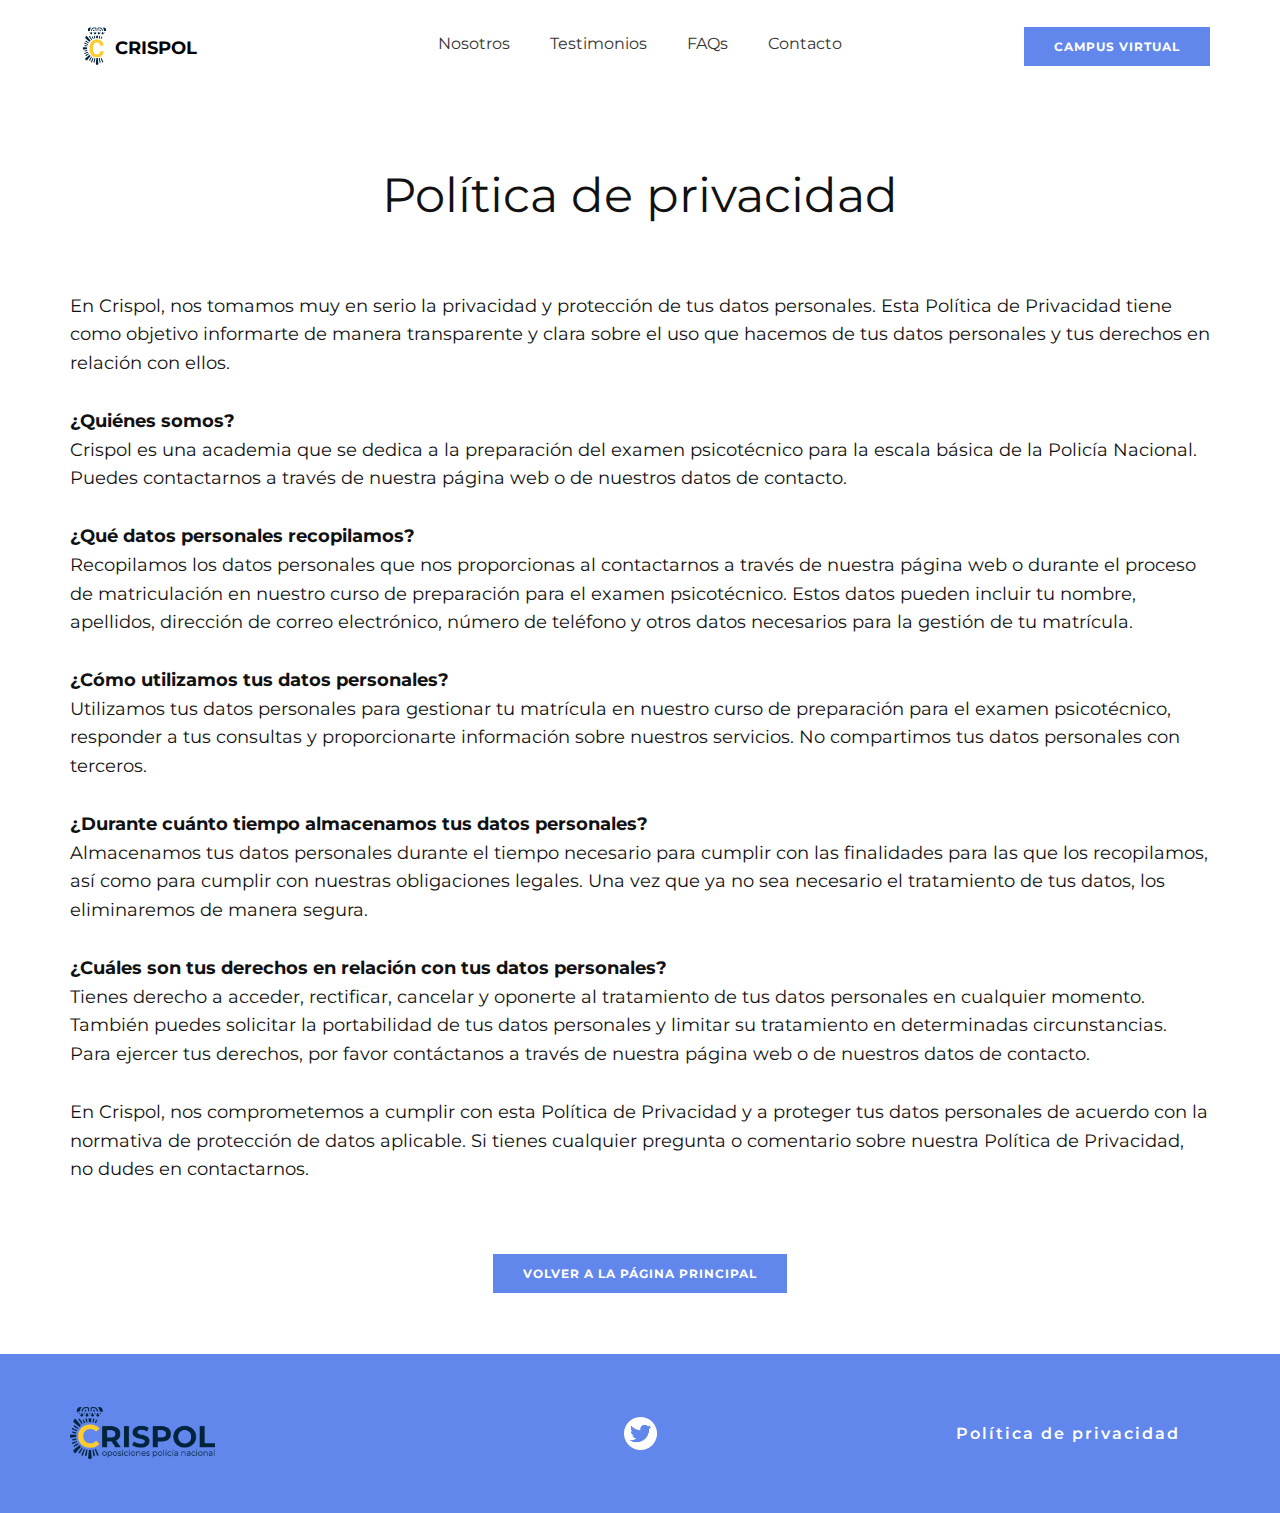
<file: Política-de-privacidad.html>
<!DOCTYPE html>
<html style="font-size: 16px;" lang="es"><head>
    <meta name="viewport" content="width=device-width, initial-scale=1.0">
    <meta charset="utf-8">
    <meta name="keywords" content="Política de privacidad">
    <meta name="description" content="">
    <title>Política de privacidad</title>
    <link rel="stylesheet" href="nicepage.css" media="screen">
<link rel="stylesheet" href="Política-de-privacidad.css" media="screen">
    <script class="u-script" type="text/javascript" src="jquery.js" defer=""></script>
    <script class="u-script" type="text/javascript" src="nicepage.js" defer=""></script>
    <meta name="generator" content="Nicepage 5.9.6, nicepage.com">
    <link rel="icon" href="images/favicon.png">
    <link id="u-theme-google-font" rel="stylesheet" href="https://fonts.googleapis.com/css?family=Roboto:100,100i,300,300i,400,400i,500,500i,700,700i,900,900i|Open+Sans:300,300i,400,400i,500,500i,600,600i,700,700i,800,800i">
    <link id="u-page-google-font" rel="stylesheet" href="https://fonts.googleapis.com/css?family=Montserrat:100,100i,200,200i,300,300i,400,400i,500,500i,600,600i,700,700i,800,800i,900,900i">


    <script type="application/ld+json">{
		"@context": "http://schema.org",
		"@type": "Organization",
		"name": "Crispol",
		"logo": "images/favHD.png"
}</script>
    <meta name="theme-color" content="#478ac9">
    <meta property="og:title" content="Política de privacidad">
    <meta property="og:description" content="">
    <meta property="og:type" content="website">
  <meta data-intl-tel-input-cdn-path="intlTelInput/"></head>
  <body class="u-body u-xl-mode" data-lang="es"><header class="u-clearfix u-header u-header" id="sec-d82e"><div class="u-clearfix u-sheet u-sheet-1">
        <a href="Home.html" class="u-image u-logo u-image-1" data-image-width="800" data-image-height="826" title="Home">
          <img src="images/favHD.png" class="u-logo-image u-logo-image-1">
        </a>
        <nav class="u-menu u-menu-one-level u-offcanvas u-menu-1">
          <div class="menu-collapse u-custom-font u-font-montserrat" style="font-size: 1rem; letter-spacing: 0px; font-weight: 700;">
            <a class="u-button-style u-custom-active-border-color u-custom-border u-custom-border-color u-custom-borders u-custom-hover-border-color u-custom-left-right-menu-spacing u-custom-padding-bottom u-custom-text-active-color u-custom-text-color u-custom-text-hover-color u-custom-text-shadow u-custom-top-bottom-menu-spacing u-nav-link u-text-active-palette-1-base u-text-hover-palette-2-base" href="#">
              <svg class="u-svg-link" viewBox="0 0 24 24"><use xmlns:xlink="http://www.w3.org/1999/xlink" xlink:href="#menu-hamburger"></use></svg>
              <svg class="u-svg-content" version="1.1" id="menu-hamburger" viewBox="0 0 16 16" x="0px" y="0px" xmlns:xlink="http://www.w3.org/1999/xlink" xmlns="http://www.w3.org/2000/svg"><g><rect y="1" width="16" height="2"></rect><rect y="7" width="16" height="2"></rect><rect y="13" width="16" height="2"></rect>
</g></svg>
            </a>
          </div>
          <div class="u-custom-menu u-nav-container">
            <ul class="u-custom-font u-font-montserrat u-nav u-spacing-20 u-unstyled u-nav-1"><li class="u-nav-item"><a class="u-border-active-palette-1-base u-border-hover-palette-1-base u-button-style u-nav-link u-text-active-grey-80 u-text-grey-80 u-text-hover-custom-color-1" href="Home.html#nosotros" style="padding: 10px;">Nosotros</a>
</li><li class="u-nav-item"><a class="u-border-active-palette-1-base u-border-hover-palette-1-base u-button-style u-nav-link u-text-active-grey-80 u-text-grey-80 u-text-hover-custom-color-1" href="Home.html#sec-def8" style="padding: 10px;">Testimonios</a>
</li><li class="u-nav-item"><a class="u-border-active-palette-1-base u-border-hover-palette-1-base u-button-style u-nav-link u-text-active-grey-80 u-text-grey-80 u-text-hover-custom-color-1" href="Home.html#sec-085f" style="padding: 10px;">FAQs</a>
</li><li class="u-nav-item"><a class="u-border-active-palette-1-base u-border-hover-palette-1-base u-button-style u-nav-link u-text-active-grey-80 u-text-grey-80 u-text-hover-custom-color-1" href="Home.html#sec-92ee" style="padding: 10px;">Contacto</a>
</li></ul>
          </div>
          <div class="u-custom-menu u-nav-container-collapse">
            <div class="u-black u-container-style u-inner-container-layout u-opacity u-opacity-95 u-sidenav">
              <div class="u-inner-container-layout u-sidenav-overflow">
                <div class="u-menu-close"></div>
                <ul class="u-align-center u-nav u-popupmenu-items u-unstyled u-nav-2"><li class="u-nav-item"><a class="u-button-style u-nav-link" href="Home.html#nosotros">Nosotros</a>
</li><li class="u-nav-item"><a class="u-button-style u-nav-link" href="Home.html#sec-def8">Testimonios</a>
</li><li class="u-nav-item"><a class="u-button-style u-nav-link" href="Home.html#sec-085f">FAQs</a>
</li><li class="u-nav-item"><a class="u-button-style u-nav-link" href="Home.html#sec-92ee">Contacto</a>
</li></ul>
                <a href="https://campuscrispol.es/" class="u-btn u-button-style u-custom-color-1 u-custom-font u-font-montserrat u-hover-feature u-hover-white u-btn-1">acceso al campus</a>
              </div>
            </div>
            <div class="u-black u-menu-overlay u-opacity u-opacity-70"></div>
          </div>
        </nav>
        <p class="u-custom-font u-font-montserrat u-text u-text-default u-text-1">
          <a class="u-active-none u-border-none u-btn u-button-link u-button-style u-hover-none u-none u-text-black u-btn-2" href="Home.html">
            <span style="font-weight: 700;">CRISPOL</span>
          </a>
        </p>
        <a href="https://campuscrispol.es/" class="u-btn u-button-style u-custom-color-2 u-custom-font u-font-montserrat u-hidden-md u-hidden-sm u-hidden-xs u-hover-feature u-hover-white u-btn-3">campus virtual</a>
      </div></header>
    <section class="u-clearfix u-section-1" id="sec-74be">
      <div class="u-clearfix u-sheet u-sheet-1">
        <h2 class="u-custom-font u-font-montserrat u-text u-text-default u-text-1">Política de privacidad</h2>
        <p class="u-custom-font u-font-montserrat u-text u-text-default u-text-2">En Crispol, nos tomamos muy en serio la privacidad y protección de tus datos personales. Esta Política de Privacidad tiene como objetivo informarte de manera transparente y clara sobre el uso que hacemos de tus datos personales y tus derechos en relación con ellos. <span style="font-weight: 700;">
            <br>
            <br>¿Quiénes somos?
          </span>
          <br>Crispol es una academia que se dedica a la preparación del examen psicotécnico para la escala básica de la Policía Nacional. Puedes contactarnos a través de nuestra página web o de nuestros datos de contacto. <br>
          <br>
          <span style="font-weight: 700;">¿Qué datos personales recopilamos?</span>
          <br>Recopilamos los datos personales que nos proporcionas al contactarnos a través de nuestra página web o durante el proceso de matriculación en nuestro curso de preparación para el examen psicotécnico. Estos datos pueden incluir tu nombre, apellidos, dirección de correo electrónico, número de teléfono y otros datos necesarios para la gestión de tu matrícula. <br>
          <br>
          <span style="font-weight: 700;">¿Cómo utilizamos tus datos personales? </span>
          <br>Utilizamos tus datos personales para gestionar tu matrícula en nuestro curso de preparación para el examen psicotécnico, responder a tus consultas y proporcionarte información sobre nuestros servicios. No compartimos tus datos personales con terceros.<br>
          <br>
          <span style="font-weight: 700;">¿Durante cuánto tiempo almacenamos tus datos personales? </span>
          <br>Almacenamos tus datos personales durante el tiempo necesario para cumplir con las finalidades para las que los recopilamos, así como para cumplir con nuestras obligaciones legales. Una vez que ya no sea necesario el tratamiento de tus datos, los eliminaremos de manera segura. <br>
          <br>
          <span style="font-weight: 700;">¿Cuáles son tus derechos en relación con tus datos personales? </span>
          <br>Tienes derecho a acceder, rectificar, cancelar y oponerte al tratamiento de tus datos personales en cualquier momento. También puedes solicitar la portabilidad de tus datos personales y limitar su tratamiento en determinadas circunstancias. Para ejercer tus derechos, por favor contáctanos a través de nuestra página web o de nuestros datos de contacto. <br>
          <br>En Crispol, nos comprometemos a cumplir con esta Política de Privacidad y a proteger tus datos personales de acuerdo con la normativa de protección de datos aplicable. Si tienes cualquier pregunta o comentario sobre nuestra Política de Privacidad, no dudes en contactarnos.
        </p>
        <a href="Home.html" class="u-btn u-button-style u-custom-color-2 u-custom-font u-font-montserrat u-hidden-md u-hidden-sm u-hidden-xs u-hover-feature u-hover-white u-btn-1">volver a la página principal</a>
      </div>

    </section>


    <footer class="u-align-center u-clearfix u-custom-color-2 u-footer u-footer" id="sec-faa3"><div class="u-clearfix u-sheet u-sheet-1"><span class="u-file-icon u-hover-feature u-icon u-text-white u-icon-1" data-href="https://twitter.com/Crispolacademia"><img src="images/3669691-30ecee14.png" alt=""></span>
        <a href="Home.html" class="u-image u-logo u-image-1" data-image-width="900" data-image-height="323" title="Home">
          <img src="images/text16098-27-2.png" class="u-logo-image u-logo-image-1">
        </a>
        <p class="u-custom-font u-font-montserrat u-text u-text-default u-text-grey-80 u-text-1">
          <a class="u-active-none u-border-none u-btn u-button-link u-button-style u-hover-none u-none u-text-white u-btn-1" href="Política-de-privacidad.html">Política de privacidad</a>
        </p>
      </div></footer>
    

</body></html>
</file>
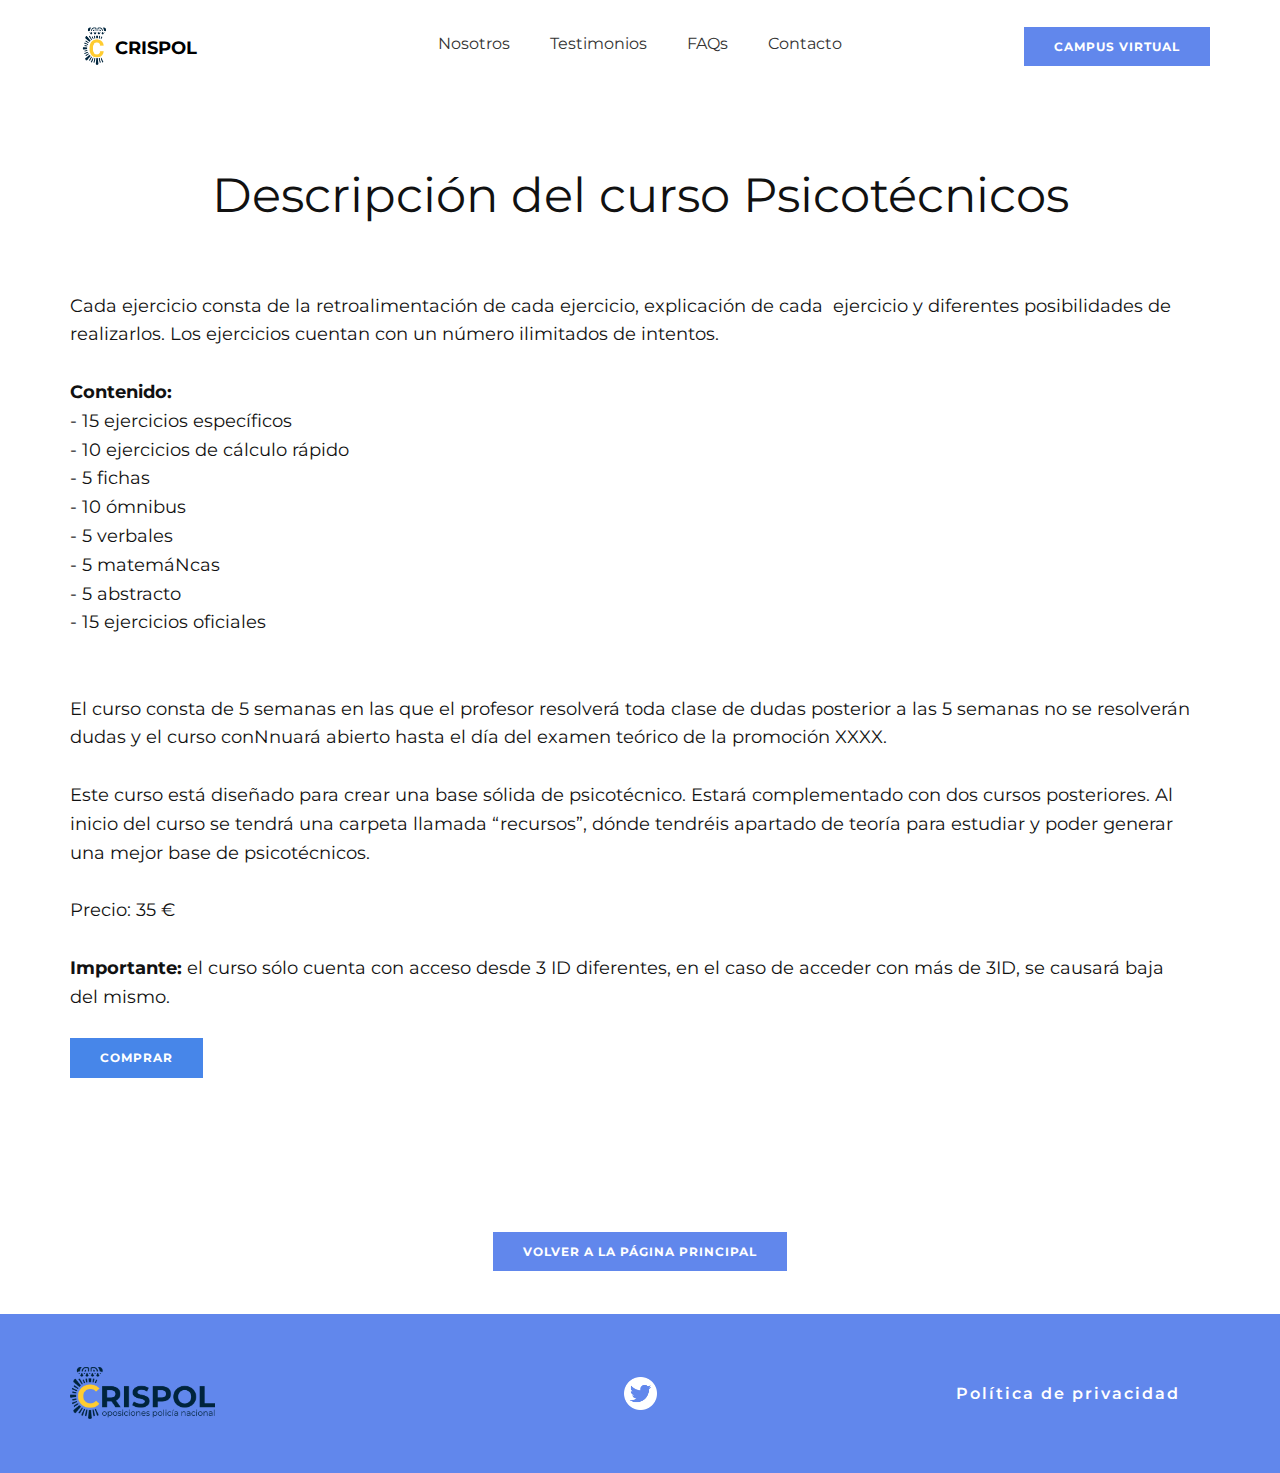
<file: Psicotecnicos.html>
<!DOCTYPE html>
<html style="font-size: 16px;" lang="es"><head>
    <meta name="viewport" content="width=device-width, initial-scale=1.0">
    <meta charset="utf-8">
    <meta name="keywords" content="Política de privacidad">
    <meta name="description" content="">
    <title>Psicotecnicos</title>
    <link rel="stylesheet" href="nicepage.css" media="screen">
<link rel="stylesheet" href="Psicotecnicos.css" media="screen">
    <script class="u-script" type="text/javascript" src="jquery.js" defer=""></script>
    <script class="u-script" type="text/javascript" src="nicepage.js" defer=""></script>
    <meta name="generator" content="Nicepage 5.9.6, nicepage.com">
    <link rel="icon" href="images/favicon.png">
    <link id="u-theme-google-font" rel="stylesheet" href="https://fonts.googleapis.com/css?family=Roboto:100,100i,300,300i,400,400i,500,500i,700,700i,900,900i|Open+Sans:300,300i,400,400i,500,500i,600,600i,700,700i,800,800i">
    <link id="u-page-google-font" rel="stylesheet" href="https://fonts.googleapis.com/css?family=Montserrat:100,100i,200,200i,300,300i,400,400i,500,500i,600,600i,700,700i,800,800i,900,900i">


    <script type="application/ld+json">{
		"@context": "http://schema.org",
		"@type": "Organization",
		"name": "Crispol",
		"logo": "images/favHD.png"
}</script>
    <meta name="theme-color" content="#478ac9">
    <meta property="og:title" content="Psicotecnicos">
    <meta property="og:description" content="">
    <meta property="og:type" content="website">
  <meta data-intl-tel-input-cdn-path="intlTelInput/"></head>
  <body class="u-body u-xl-mode" data-lang="es"><header class="u-clearfix u-header u-header" id="sec-d82e"><div class="u-clearfix u-sheet u-sheet-1">
        <a href="Home.html" class="u-image u-logo u-image-1" data-image-width="800" data-image-height="826" title="Home">
          <img src="images/favHD.png" class="u-logo-image u-logo-image-1">
        </a>
        <nav class="u-menu u-menu-one-level u-offcanvas u-menu-1">
          <div class="menu-collapse u-custom-font u-font-montserrat" style="font-size: 1rem; letter-spacing: 0px; font-weight: 700;">
            <a class="u-button-style u-custom-active-border-color u-custom-border u-custom-border-color u-custom-borders u-custom-hover-border-color u-custom-left-right-menu-spacing u-custom-padding-bottom u-custom-text-active-color u-custom-text-color u-custom-text-hover-color u-custom-text-shadow u-custom-top-bottom-menu-spacing u-nav-link u-text-active-palette-1-base u-text-hover-palette-2-base" href="#">
              <svg class="u-svg-link" viewBox="0 0 24 24"><use xmlns:xlink="http://www.w3.org/1999/xlink" xlink:href="#menu-hamburger"></use></svg>
              <svg class="u-svg-content" version="1.1" id="menu-hamburger" viewBox="0 0 16 16" x="0px" y="0px" xmlns:xlink="http://www.w3.org/1999/xlink" xmlns="http://www.w3.org/2000/svg"><g><rect y="1" width="16" height="2"></rect><rect y="7" width="16" height="2"></rect><rect y="13" width="16" height="2"></rect>
</g></svg>
            </a>
          </div>
          <div class="u-custom-menu u-nav-container">
            <ul class="u-custom-font u-font-montserrat u-nav u-spacing-20 u-unstyled u-nav-1"><li class="u-nav-item"><a class="u-border-active-palette-1-base u-border-hover-palette-1-base u-button-style u-nav-link u-text-active-grey-80 u-text-grey-80 u-text-hover-custom-color-1" href="Home.html#nosotros" style="padding: 10px;">Nosotros</a>
</li><li class="u-nav-item"><a class="u-border-active-palette-1-base u-border-hover-palette-1-base u-button-style u-nav-link u-text-active-grey-80 u-text-grey-80 u-text-hover-custom-color-1" href="Home.html#sec-def8" style="padding: 10px;">Testimonios</a>
</li><li class="u-nav-item"><a class="u-border-active-palette-1-base u-border-hover-palette-1-base u-button-style u-nav-link u-text-active-grey-80 u-text-grey-80 u-text-hover-custom-color-1" href="Home.html#sec-085f" style="padding: 10px;">FAQs</a>
</li><li class="u-nav-item"><a class="u-border-active-palette-1-base u-border-hover-palette-1-base u-button-style u-nav-link u-text-active-grey-80 u-text-grey-80 u-text-hover-custom-color-1" href="Home.html#sec-92ee" style="padding: 10px;">Contacto</a>
</li></ul>
          </div>
          <div class="u-custom-menu u-nav-container-collapse">
            <div class="u-black u-container-style u-inner-container-layout u-opacity u-opacity-95 u-sidenav">
              <div class="u-inner-container-layout u-sidenav-overflow">
                <div class="u-menu-close"></div>
                <ul class="u-align-center u-nav u-popupmenu-items u-unstyled u-nav-2"><li class="u-nav-item"><a class="u-button-style u-nav-link" href="Home.html#nosotros">Nosotros</a>
</li><li class="u-nav-item"><a class="u-button-style u-nav-link" href="Home.html#sec-def8">Testimonios</a>
</li><li class="u-nav-item"><a class="u-button-style u-nav-link" href="Home.html#sec-085f">FAQs</a>
</li><li class="u-nav-item"><a class="u-button-style u-nav-link" href="Home.html#sec-92ee">Contacto</a>
</li></ul>
                <a href="https://campuscrispol.es/" class="u-btn u-button-style u-custom-color-1 u-custom-font u-font-montserrat u-hover-feature u-hover-white u-btn-1">acceso al campus</a>
              </div>
            </div>
            <div class="u-black u-menu-overlay u-opacity u-opacity-70"></div>
          </div>
        </nav>
        <p class="u-custom-font u-font-montserrat u-text u-text-default u-text-1">
          <a class="u-active-none u-border-none u-btn u-button-link u-button-style u-hover-none u-none u-text-black u-btn-2" href="Home.html">
            <span style="font-weight: 700;">CRISPOL</span>
          </a>
        </p>
        <a href="https://campuscrispol.es/" class="u-btn u-button-style u-custom-color-2 u-custom-font u-font-montserrat u-hidden-md u-hidden-sm u-hidden-xs u-hover-feature u-hover-white u-btn-3">campus virtual</a>
      </div></header>
    <section class="u-clearfix u-section-1" id="sec-74be">
      <div class="u-clearfix u-sheet u-sheet-1">
        <h2 class="u-custom-font u-font-montserrat u-text u-text-default u-text-1">Descripción del curso Psicotécnicos</h2>
        <p class="u-align-left u-custom-font u-font-montserrat u-text u-text-2">
          <span style="font-weight: 700;">
            <span style="font-weight: 400;"> Cada ejercicio consta de la retroalimentación de cada ejercicio, explicación de cada&nbsp; ejercicio y diferentes posibilidades de realizarlos. Los ejercicios cuentan con un número&nbsp;ilimitados de intentos. <br>
            </span>
            <br>Contenido:
          </span>
          <br>- 15 ejercicios específicos <br>- 10 ejercicios de cálculo rápido <br>- 5 fichas <br>- 10 ómnibus <br>- 5 verbales <br>- 5 matemáNcas <br>- 5 abstracto <br>- 15 ejercicios oficiales<br>
          <br>
          <br>El curso consta de 5 semanas en las que el profesor resolverá toda clase de dudas&nbsp;posterior a las 5 semanas no se resolverán dudas y el curso conNnuará abierto hasta el día del examen teórico de la promoción XXXX.&nbsp;<br>
          <br>Este curso está diseñado para crear una base sólida de psicotécnico. Estará
complementado con dos cursos posteriores. Al inicio del curso se tendrá una carpeta
llamada “recursos”, dónde tendréis apartado de teoría para estudiar y poder generar&nbsp; una mejor base de psicotécnicos.<br>
          <br>Precio: 35 €<br>
          <br>
          <span style="font-weight: 700;">Importante:</span> el curso sólo cuenta con acceso desde 3 ID diferentes, en el caso de
acceder con más de 3ID, se causará baja del mismo.<br>
        </p>
        <a href="https://buy.stripe.com/4gwaG5fdJ5Oa2xWdQQ" class="u-btn u-button-style u-custom-color-1 u-custom-font u-font-montserrat u-hover-feature u-hover-white u-btn-1">comprar</a>
        <a href="Home.html" class="u-btn u-button-style u-custom-color-2 u-custom-font u-font-montserrat u-hidden-md u-hidden-sm u-hidden-xs u-hover-feature u-hover-white u-btn-2">volver a la página principal</a>
      </div>


    </section>


    <footer class="u-align-center u-clearfix u-custom-color-2 u-footer u-footer" id="sec-faa3"><div class="u-clearfix u-sheet u-sheet-1"><span class="u-file-icon u-hover-feature u-icon u-text-white u-icon-1" data-href="https://twitter.com/Crispolacademia"><img src="images/3669691-30ecee14.png" alt=""></span>
        <a href="Home.html" class="u-image u-logo u-image-1" data-image-width="900" data-image-height="323" title="Home">
          <img src="images/text16098-27-2.png" class="u-logo-image u-logo-image-1">
        </a>
        <p class="u-custom-font u-font-montserrat u-text u-text-default u-text-grey-80 u-text-1">
          <a class="u-active-none u-border-none u-btn u-button-link u-button-style u-hover-none u-none u-text-white u-btn-1" href="Política-de-privacidad.html">Política de privacidad</a>
        </p>
      </div></footer>
    

</body></html>
</file>
